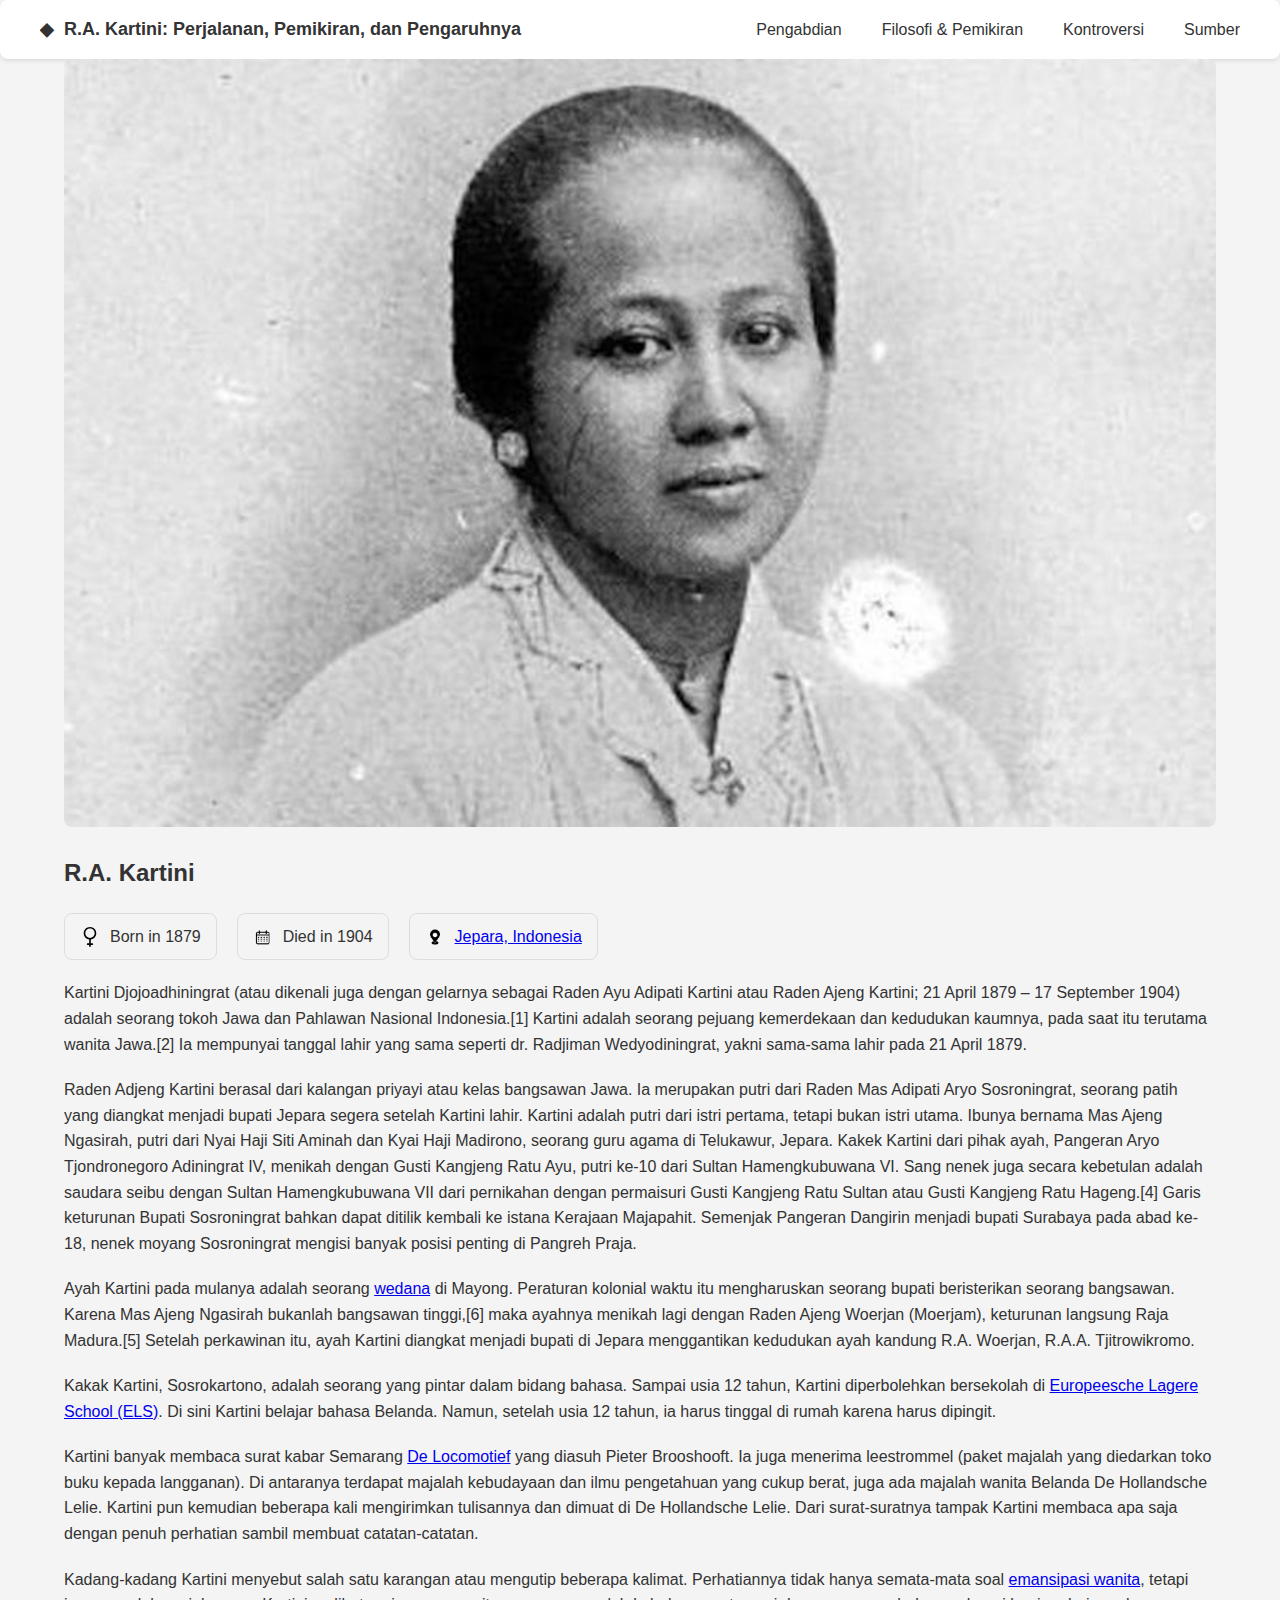
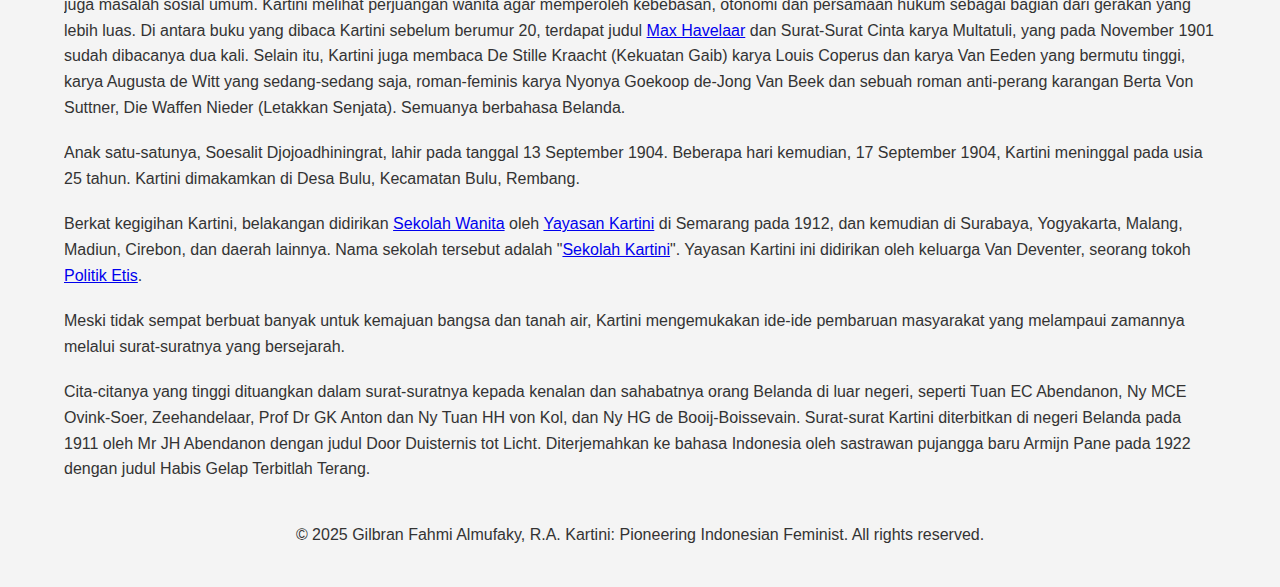
<file: biografi.html>
<!DOCTYPE html>
<html lang="en">
<head>
    <meta charset="UTF-8">
    <meta name="viewport" content="width=device-width, initial-scale=1.0">
    <title>Biografi R.A. Kartini</title>
    <link rel="stylesheet" href="biografi.css">
</head>
<body>
    
    <header class="navbar">
        <div class="container">
            <div class="logo">
                <span class="icon">&#9670;</span>
                <a href="index.html" class="text">R.A. Kartini: Perjalanan, Pemikiran, dan Pengaruhnya</a>
            </div>
            <nav>
                <ul>
                    <li><a href="pengabdian.html">Pengabdian</a></li>
                    <li><a href="pemikiran.html">Filosofi &amp; Pemikiran</a></li>
                    <li><a href="kontroversi.html">Kontroversi</a></li>
                    <li><a href="sumber.html">Sumber</a></li>
                </ul>
            </nav>
        </div>
    </header>

    <div class="container">
        <!-- Gambar Profil -->
        <img src="Kartini.jpg" alt="R.A. Kartini" class="profile-image">

        <!-- Judul Biografi -->
        <h2>R.A. Kartini</h2>

        <!-- Informasi Singkat -->
        <div class="info-container">
            <div class="info-item">
                <img src="female-gender-sign-svgrepo-com.svg" alt="Gender" class="icon">
                <span>Born in 1879</span>
            </div>
            <div class="info-item">
                <img src="—Pngtree—flat calendar_4590004.png" alt="Calendar" class="icon">
                <span>Died in 1904</span>
            </div>
            <div class="info-item">
                <img src="—Pngtree—vector location icon_3989706.png" alt="Location" class="icon">
                <a href="https://www.google.com/maps/search/Jepara,+Indonesia" target="_blank" rel="noopener noreferrer">Jepara, Indonesia</a>
            </div>
        </div>

        <!-- Konten Utama -->
        <p>
        <p>Kartini Djojoadhiningrat (atau dikenali juga dengan gelarnya sebagai Raden Ayu Adipati Kartini atau Raden Ajeng Kartini; 21 April 1879 – 17 September 1904) adalah seorang tokoh Jawa dan Pahlawan Nasional Indonesia.[1] Kartini adalah seorang pejuang kemerdekaan dan kedudukan kaumnya, pada saat itu terutama wanita Jawa.[2] Ia mempunyai tanggal lahir yang sama seperti dr. Radjiman Wedyodiningrat, yakni sama-sama lahir pada 21 April 1879.</p>

        <p>Raden Adjeng Kartini berasal dari kalangan priyayi atau kelas bangsawan Jawa. Ia merupakan putri dari Raden Mas Adipati Aryo Sosroningrat, seorang patih yang diangkat menjadi bupati Jepara segera setelah Kartini lahir. Kartini adalah putri dari istri pertama, tetapi bukan istri utama. Ibunya bernama Mas Ajeng Ngasirah, putri dari Nyai Haji Siti Aminah dan Kyai Haji Madirono, seorang guru agama di Telukawur, Jepara. Kakek Kartini dari pihak ayah, Pangeran Aryo Tjondronegoro Adiningrat IV, menikah dengan Gusti Kangjeng Ratu Ayu, putri ke-10 dari Sultan Hamengkubuwana VI. Sang nenek juga secara kebetulan adalah saudara seibu dengan Sultan Hamengkubuwana VII dari pernikahan dengan permaisuri Gusti Kangjeng Ratu Sultan atau Gusti Kangjeng Ratu Hageng.[4] Garis keturunan Bupati Sosroningrat bahkan dapat ditilik kembali ke istana Kerajaan Majapahit. Semenjak Pangeran Dangirin menjadi bupati Surabaya pada abad ke-18, nenek moyang Sosroningrat mengisi banyak posisi penting di Pangreh Praja.</p>
    <p>
            Ayah Kartini pada mulanya adalah seorang <a href="https://id.wikipedia.org/wiki/Kewedanaan" target="_blank" rel="noopener noreferrer">wedana</a> di Mayong. Peraturan kolonial waktu itu mengharuskan seorang bupati beristerikan seorang bangsawan. Karena Mas Ajeng Ngasirah bukanlah bangsawan tinggi,[6] maka ayahnya menikah lagi dengan Raden Ajeng Woerjan (Moerjam), keturunan langsung Raja Madura.[5] Setelah perkawinan itu, ayah Kartini diangkat menjadi bupati di Jepara menggantikan kedudukan ayah kandung R.A. Woerjan, R.A.A. Tjitrowikromo.
        </p>
        <p>
            Kakak Kartini, Sosrokartono, adalah seorang yang pintar dalam bidang bahasa. Sampai usia 12 tahun, Kartini diperbolehkan bersekolah di <a href="https://id.wikipedia.org/wiki/Europeesche_Lagere_School" target="_blank" rel="noopener noreferrer">Europeesche Lagere School (ELS)</a>. Di sini Kartini belajar bahasa Belanda. Namun, setelah usia 12 tahun, ia harus tinggal di rumah karena harus dipingit.
        </p>
        <p>
            Kartini banyak membaca surat kabar Semarang <a href="https://id.wikipedia.org/wiki/De_Locomotief" target="_blank" rel="noopener noreferrer">De Locomotief</a> yang diasuh Pieter Brooshooft. Ia juga menerima leestrommel (paket majalah yang diedarkan toko buku kepada langganan). Di antaranya terdapat majalah kebudayaan dan ilmu pengetahuan yang cukup berat, juga ada majalah wanita Belanda De Hollandsche Lelie. Kartini pun kemudian beberapa kali mengirimkan tulisannya dan dimuat di De Hollandsche Lelie. Dari surat-suratnya tampak Kartini membaca apa saja dengan penuh perhatian sambil membuat catatan-catatan.</p>
            
            <p>Kadang-kadang Kartini menyebut salah satu karangan atau mengutip beberapa kalimat. Perhatiannya tidak hanya semata-mata soal <a href="https://id.wikipedia.org/wiki/Emansipasi" target="_blank" rel="noopener noreferrer">emansipasi wanita</a>, tetapi juga masalah sosial umum. Kartini melihat perjuangan wanita agar memperoleh kebebasan, otonomi dan persamaan hukum sebagai bagian dari gerakan yang lebih luas. Di antara buku yang dibaca Kartini sebelum berumur 20, terdapat judul <a href="https://id.wikipedia.org/wiki/Max_Havelaar" target="_blank" rel="noopener noreferrer">Max Havelaar</a> dan Surat-Surat Cinta karya Multatuli, yang pada November 1901 sudah dibacanya dua kali. Selain itu, Kartini juga membaca De Stille Kraacht (Kekuatan Gaib) karya Louis Coperus dan karya Van Eeden yang bermutu tinggi, karya Augusta de Witt yang sedang-sedang saja, roman-feminis karya Nyonya Goekoop de-Jong Van Beek dan sebuah roman anti-perang karangan Berta Von Suttner, Die Waffen Nieder (Letakkan Senjata). Semuanya berbahasa Belanda.
        </p>

        <p>
            Anak satu-satunya, Soesalit Djojoadhiningrat, lahir pada tanggal 13 September 1904. Beberapa hari kemudian, 17 September 1904, Kartini meninggal pada usia 25 tahun. Kartini dimakamkan di Desa Bulu, Kecamatan Bulu, Rembang.
        </p>
        
        <p>
            Berkat kegigihan Kartini, belakangan didirikan <a href="https://id.wikipedia.org/wiki/Sekolah_Kartini" target="_blank" rel="noopener noreferrer">Sekolah Wanita</a> oleh <a href="https://id.wikipedia.org/wiki/Conrad_Theodor_van_Deventer#Yayasan_Kartini" target="_blank" rel="noopener noreferrer">Yayasan Kartini</a> di Semarang pada 1912, dan kemudian di Surabaya, Yogyakarta, Malang, Madiun, Cirebon, dan daerah lainnya. Nama sekolah tersebut adalah "<a href="https://id.wikipedia.org/wiki/Sekolah_Kartini" target="_blank" rel="noopener noreferrer">Sekolah Kartini</a>". Yayasan Kartini ini didirikan oleh keluarga Van Deventer, seorang tokoh <a href="https://id.wikipedia.org/wiki/Politik_Etis" target="_blank" rel="noopener noreferrer">Politik Etis</a>.
        </p>
        
        <p>
            Meski tidak sempat berbuat banyak untuk kemajuan bangsa dan tanah air, Kartini mengemukakan ide-ide pembaruan masyarakat yang melampaui zamannya melalui surat-suratnya yang bersejarah.
        </p>
        
        <p>
            Cita-citanya yang tinggi dituangkan dalam surat-suratnya kepada kenalan dan sahabatnya orang Belanda di luar negeri, seperti Tuan EC Abendanon, Ny MCE Ovink-Soer, Zeehandelaar, Prof Dr GK Anton dan Ny Tuan HH von Kol, dan Ny HG de Booij-Boissevain. Surat-surat Kartini diterbitkan di negeri Belanda pada 1911 oleh Mr JH Abendanon dengan judul Door Duisternis tot Licht. Diterjemahkan ke bahasa Indonesia oleh sastrawan pujangga baru Armijn Pane pada 1922 dengan judul Habis Gelap Terbitlah Terang.
        </p>

    </div>
    <footer>
            <p>&copy; 2025 Gilbran Fahmi Almufaky, R.A. Kartini: Pioneering Indonesian Feminist. All rights reserved.</p>
        </div>
    </footer>
</body>
</html>
</file>
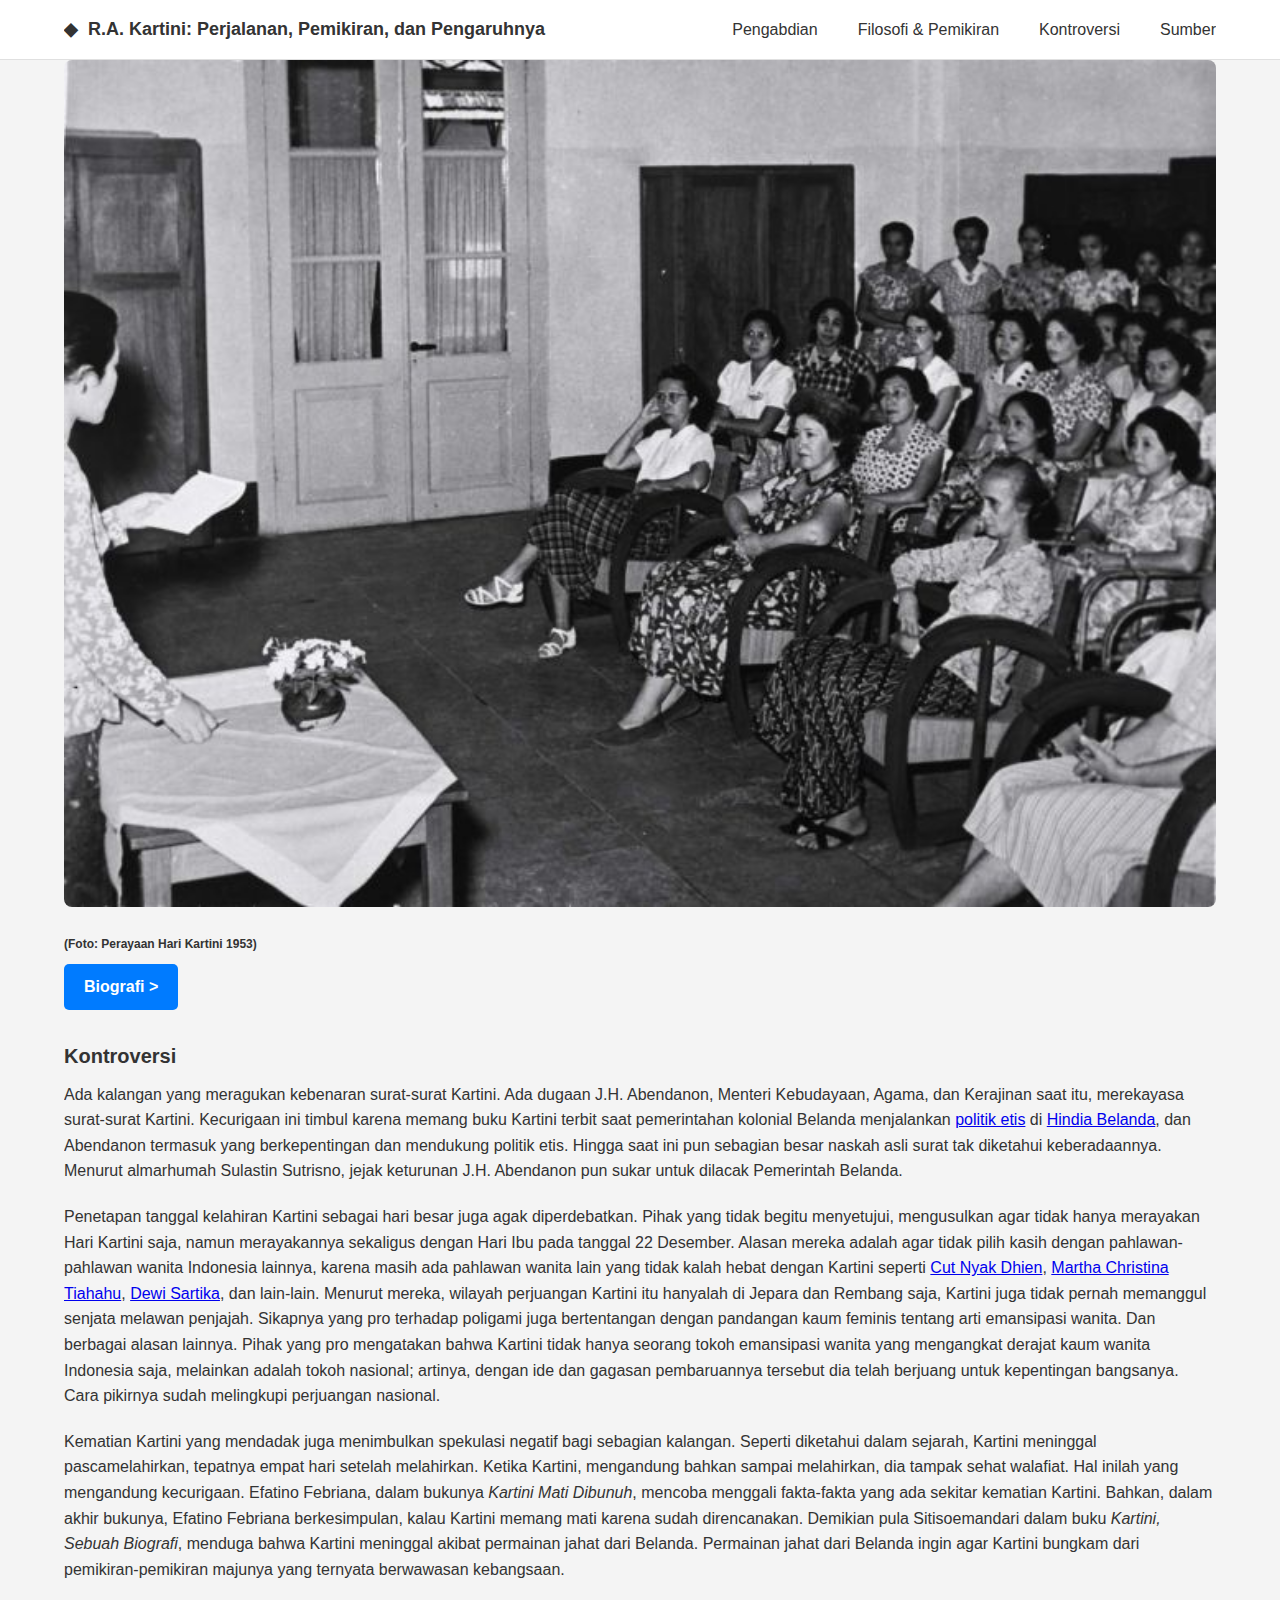
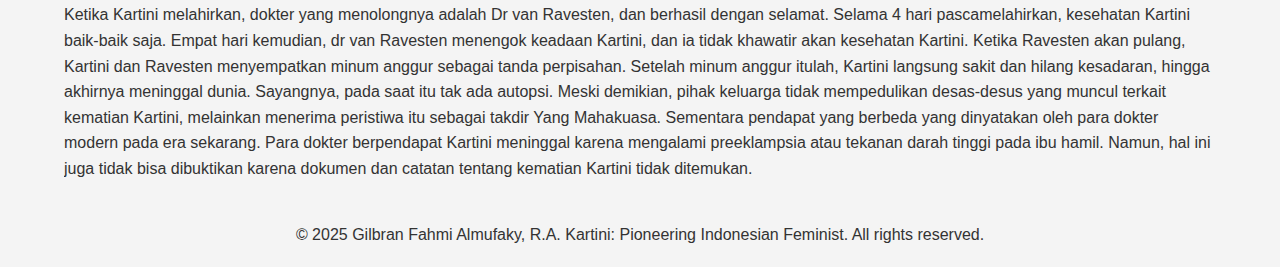
<file: kontroversi.html>
<!DOCTYPE html>
<html lang="en">
<head>
    <meta charset="UTF-8">
    <meta name="viewport" content="width=device-width, initial-scale=1.0">
    <title>Pemikiran R.A. Kartini</title>
    <link rel="stylesheet" href="kontroversi.css">
</head>
<body>
    <!-- Navbar -->
    <header class="navbar">
        <div class="container">
            <div class="logo">
                <span class="icon">&#9670;</span>
                <a href="index.html" class="text">R.A. Kartini: Perjalanan, Pemikiran, dan Pengaruhnya</a>
            </div>
            <nav>
                <ul>
                    <li><a href="pengabdian.html">Pengabdian</a></li>
                    <li><a href="pemikiran.html">Filosofi &amp; Pemikiran</a></li>
                    <li><a href="kontroversi.html">Kontroversi</a></li>
                    <li><a href="sumber.html">Sumber</a></li>
                </ul>
            </nav>
        </div>
    </header>       

    <!-- Konten Utama -->
    <section class="main-content">
        <div class="container">
            <!-- Gambar Profil -->
            <img src="COLLECTIE_TROPENMUSEUM_Hari_Kartini_TMnr_60033701.jpg" alt="R.A. Kartini" class="profile-image">

            <!-- Judul Biografi -->
            <h2>(Foto: Perayaan Hari Kartini 1953)</h2>
            <a href="biografi.html" class="learn-more-btn">Biografi ></a>
        
            <!-- Subjudul -->
            <h3>Kontroversi</h3>
            <p>
                Ada kalangan yang meragukan kebenaran surat-surat Kartini. Ada dugaan J.H. Abendanon, Menteri Kebudayaan, Agama, dan Kerajinan saat itu, merekayasa surat-surat Kartini. Kecurigaan ini timbul karena memang buku Kartini terbit saat pemerintahan kolonial Belanda menjalankan <a href="https://id.wikipedia.org/wiki/Politik_Etis" target="_blank" rel="noopener noreferrer">politik etis</a> di <a href="https://id.wikipedia.org/wiki/Hindia_Belanda" target="_blank" rel="noopener noreferrer">Hindia Belanda</a>, dan Abendanon termasuk yang berkepentingan dan mendukung politik etis. Hingga saat ini pun sebagian besar naskah asli surat tak diketahui keberadaannya. Menurut almarhumah Sulastin Sutrisno, jejak keturunan J.H. Abendanon pun sukar untuk dilacak Pemerintah Belanda.
            </p>
            
            <p>
                Penetapan tanggal kelahiran Kartini sebagai hari besar juga agak diperdebatkan. Pihak yang tidak begitu menyetujui, mengusulkan agar tidak hanya merayakan Hari Kartini saja, namun merayakannya sekaligus dengan Hari Ibu pada tanggal 22 Desember. Alasan mereka adalah agar tidak pilih kasih dengan pahlawan-pahlawan wanita Indonesia lainnya, karena masih ada pahlawan wanita lain yang tidak kalah hebat dengan Kartini seperti <a href="https://id.wikipedia.org/wiki/Cut_Nyak_Dhien" target="_blank" rel="noopener noreferrer">Cut Nyak Dhien</a>, <a href="https://id.wikipedia.org/wiki/Martha_Christina_Tiahahu" target="_blank" rel="noopener noreferrer">Martha Christina Tiahahu</a>, <a href="https://id.wikipedia.org/wiki/Dewi_Sartika" target="_blank" rel="noopener noreferrer">Dewi Sartika</a>, dan lain-lain. Menurut mereka, wilayah perjuangan Kartini itu hanyalah di Jepara dan Rembang saja, Kartini juga tidak pernah memanggul senjata melawan penjajah. Sikapnya yang pro terhadap poligami juga bertentangan dengan pandangan kaum feminis tentang arti emansipasi wanita. Dan berbagai alasan lainnya. Pihak yang pro mengatakan bahwa Kartini tidak hanya seorang tokoh emansipasi wanita yang mengangkat derajat kaum wanita Indonesia saja, melainkan adalah tokoh nasional; artinya, dengan ide dan gagasan pembaruannya tersebut dia telah berjuang untuk kepentingan bangsanya. Cara pikirnya sudah melingkupi perjuangan nasional.
            </p>
            
            <p>
                Kematian Kartini yang mendadak juga menimbulkan spekulasi negatif bagi sebagian kalangan. Seperti diketahui dalam sejarah, Kartini meninggal pascamelahirkan, tepatnya empat hari setelah melahirkan. Ketika Kartini, mengandung bahkan sampai melahirkan, dia tampak sehat walafiat. Hal inilah yang mengandung kecurigaan. Efatino Febriana, dalam bukunya <em>Kartini Mati Dibunuh</em>, mencoba menggali fakta-fakta yang ada sekitar kematian Kartini. Bahkan, dalam akhir bukunya, Efatino Febriana berkesimpulan, kalau Kartini memang mati karena sudah direncanakan. Demikian pula Sitisoemandari dalam buku <em>Kartini, Sebuah Biografi</em>, menduga bahwa Kartini meninggal akibat permainan jahat dari Belanda. Permainan jahat dari Belanda ingin agar Kartini bungkam dari pemikiran-pemikiran majunya yang ternyata berwawasan kebangsaan.
            </p>
            
            <p>
                Ketika Kartini melahirkan, dokter yang menolongnya adalah Dr van Ravesten, dan berhasil dengan selamat. Selama 4 hari pascamelahirkan, kesehatan Kartini baik-baik saja. Empat hari kemudian, dr van Ravesten menengok keadaan Kartini, dan ia tidak khawatir akan kesehatan Kartini. Ketika Ravesten akan pulang, Kartini dan Ravesten menyempatkan minum anggur sebagai tanda perpisahan. Setelah minum anggur itulah, Kartini langsung sakit dan hilang kesadaran, hingga akhirnya meninggal dunia. Sayangnya, pada saat itu tak ada autopsi. Meski demikian, pihak keluarga tidak mempedulikan desas-desus yang muncul terkait kematian Kartini, melainkan menerima peristiwa itu sebagai takdir Yang Mahakuasa. Sementara pendapat yang berbeda yang dinyatakan oleh para dokter modern pada era sekarang. Para dokter berpendapat Kartini meninggal karena mengalami preeklampsia atau tekanan darah tinggi pada ibu hamil. Namun, hal ini juga tidak bisa dibuktikan karena dokumen dan catatan tentang kematian Kartini tidak ditemukan.
            </p>
        </div>
    </section>
    <footer>
        <p>&copy; 2025 Gilbran Fahmi Almufaky, R.A. Kartini: Pioneering Indonesian Feminist. All rights reserved.</p>
    </div>
</body>
</html>
</file>
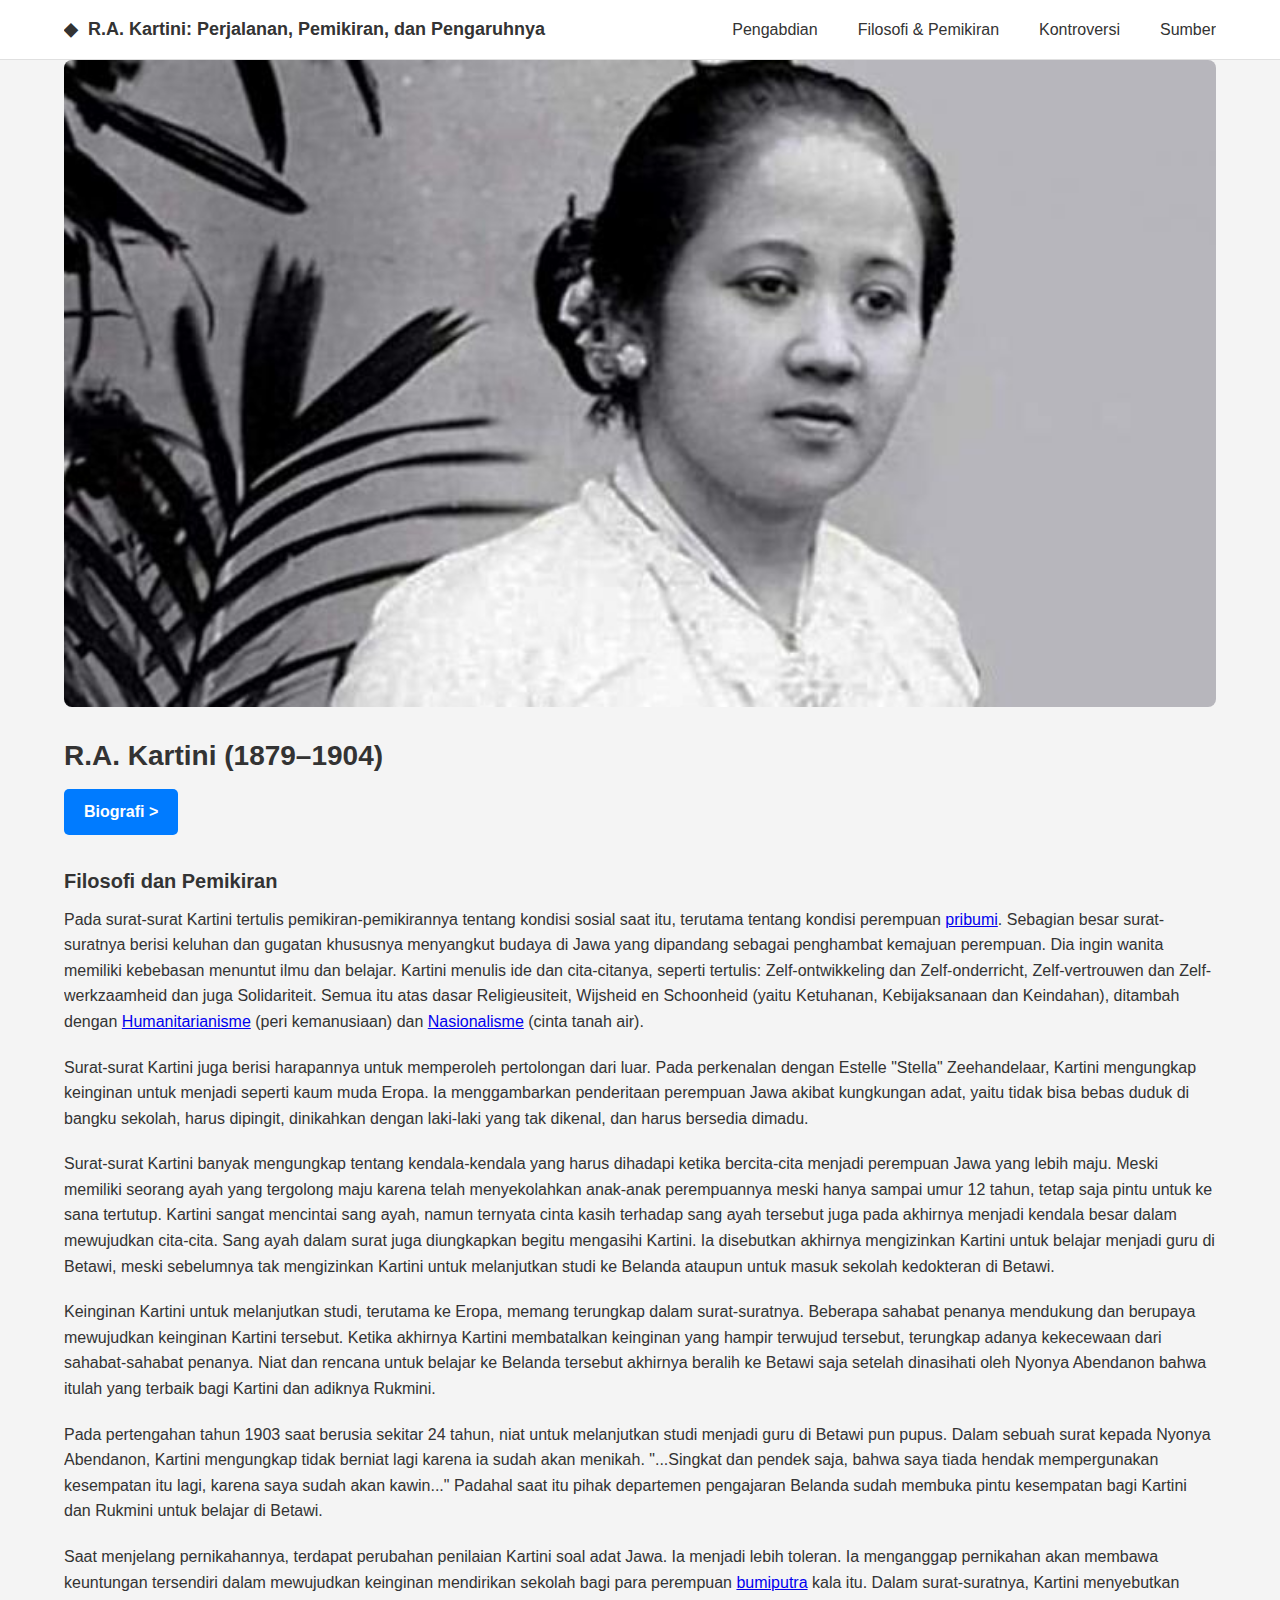
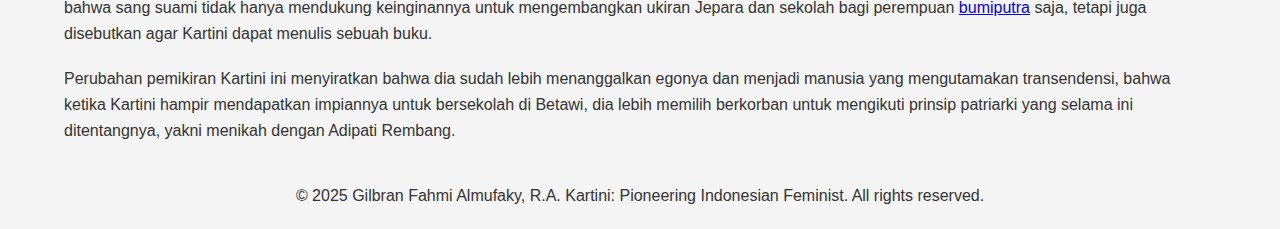
<file: pemikiran.html>
<!DOCTYPE html>
<html lang="en">
<head>
    <meta charset="UTF-8">
    <meta name="viewport" content="width=device-width, initial-scale=1.0">
    <title>Pemikiran R.A. Kartini</title>
    <link rel="stylesheet" href="pemikiran.css">
</head>
<body>
    <!-- Navbar -->
    <header class="navbar">
        <div class="container">
            <div class="logo">
                <span class="icon">&#9670;</span>
                <a href="index.html" class="text">R.A. Kartini: Perjalanan, Pemikiran, dan Pengaruhnya</a>
            </div>
            <nav>
                <ul>
                    <li><a href="pengabdian.html">Pengabdian</a></li>
                    <li><a href="pemikiran.html">Filosofi &amp; Pemikiran</a></li>
                    <li><a href="kontroversi.html">Kontroversi</a></li>
                    <li><a href="sumber.html">Sumber</a></li>
                </ul>
            </nav>
        </div>
    </header>       

    <!-- Konten Utama -->
    <section class="main-content">
        <div class="container">
            <!-- Gambar Profil -->
            <img src="kutipan-ra-kartini-hari-kartini.jpg" alt="R.A. Kartini" class="profile-image">

            <!-- Judul Biografi -->
            <h2>R.A. Kartini (1879–1904)</h2>
            <a href="biografi.html" class="learn-more-btn">Biografi ></a>
        
            <!-- Subjudul -->
            <h3>Filosofi dan Pemikiran</h3>
            <p>
                Pada surat-surat Kartini tertulis pemikiran-pemikirannya tentang kondisi sosial saat itu, terutama tentang kondisi perempuan <a href="https://id.wikipedia.org/wiki/Pribumi-Nusantara_(bumiputra)" target="_blank" rel="noopener noreferrer">pribumi</a>. Sebagian besar surat-suratnya berisi keluhan dan gugatan khususnya menyangkut budaya di Jawa yang dipandang sebagai penghambat kemajuan perempuan. Dia ingin wanita memiliki kebebasan menuntut ilmu dan belajar. Kartini menulis ide dan cita-citanya, seperti tertulis: Zelf-ontwikkeling dan Zelf-onderricht, Zelf-vertrouwen dan Zelf-werkzaamheid dan juga Solidariteit. Semua itu atas dasar Religieusiteit, Wijsheid en Schoonheid (yaitu Ketuhanan, Kebijaksanaan dan Keindahan), ditambah dengan <a href="https://id.wikipedia.org/wiki/Humanitarianisme" target="_blank" rel="noopener noreferrer">Humanitarianisme</a> (peri kemanusiaan) dan <a href="https://id.wikipedia.org/wiki/Nasionalisme" target="_blank" rel="noopener noreferrer">Nasionalisme</a> (cinta tanah air).
            </p>
            
            <p>
                Surat-surat Kartini juga berisi harapannya untuk memperoleh pertolongan dari luar. Pada perkenalan dengan Estelle "Stella" Zeehandelaar, Kartini mengungkap keinginan untuk menjadi seperti kaum muda Eropa. Ia menggambarkan penderitaan perempuan Jawa akibat kungkungan adat, yaitu tidak bisa bebas duduk di bangku sekolah, harus dipingit, dinikahkan dengan laki-laki yang tak dikenal, dan harus bersedia dimadu.
            </p>
            
            <p>
                Surat-surat Kartini banyak mengungkap tentang kendala-kendala yang harus dihadapi ketika bercita-cita menjadi perempuan Jawa yang lebih maju. Meski memiliki seorang ayah yang tergolong maju karena telah menyekolahkan anak-anak perempuannya meski hanya sampai umur 12 tahun, tetap saja pintu untuk ke sana tertutup. Kartini sangat mencintai sang ayah, namun ternyata cinta kasih terhadap sang ayah tersebut juga pada akhirnya menjadi kendala besar dalam mewujudkan cita-cita. Sang ayah dalam surat juga diungkapkan begitu mengasihi Kartini. Ia disebutkan akhirnya mengizinkan Kartini untuk belajar menjadi guru di Betawi, meski sebelumnya tak mengizinkan Kartini untuk melanjutkan studi ke Belanda ataupun untuk masuk sekolah kedokteran di Betawi.
            </p>
            
            <p>
                Keinginan Kartini untuk melanjutkan studi, terutama ke Eropa, memang terungkap dalam surat-suratnya. Beberapa sahabat penanya mendukung dan berupaya mewujudkan keinginan Kartini tersebut. Ketika akhirnya Kartini membatalkan keinginan yang hampir terwujud tersebut, terungkap adanya kekecewaan dari sahabat-sahabat penanya. Niat dan rencana untuk belajar ke Belanda tersebut akhirnya beralih ke Betawi saja setelah dinasihati oleh Nyonya Abendanon bahwa itulah yang terbaik bagi Kartini dan adiknya Rukmini.
            </p>
            
            <p>
                Pada pertengahan tahun 1903 saat berusia sekitar 24 tahun, niat untuk melanjutkan studi menjadi guru di Betawi pun pupus. Dalam sebuah surat kepada Nyonya Abendanon, Kartini mengungkap tidak berniat lagi karena ia sudah akan menikah. "...Singkat dan pendek saja, bahwa saya tiada hendak mempergunakan kesempatan itu lagi, karena saya sudah akan kawin..." Padahal saat itu pihak departemen pengajaran Belanda sudah membuka pintu kesempatan bagi Kartini dan Rukmini untuk belajar di Betawi.
            </p>
            
            <p>
                Saat menjelang pernikahannya, terdapat perubahan penilaian Kartini soal adat Jawa. Ia menjadi lebih toleran. Ia menganggap pernikahan akan membawa keuntungan tersendiri dalam mewujudkan keinginan mendirikan sekolah bagi para perempuan <a href="https://id.wikipedia.org/wiki/Pribumi-Nusantara_(bumiputra)" target="_blank" rel="noopener noreferrer">bumiputra</a> kala itu. Dalam surat-suratnya, Kartini menyebutkan bahwa sang suami tidak hanya mendukung keinginannya untuk mengembangkan ukiran Jepara dan sekolah bagi perempuan <a href="https://id.wikipedia.org/wiki/Pribumi-Nusantara_(bumiputra)" target="_blank" rel="noopener noreferrer">bumiputra</a> saja, tetapi juga disebutkan agar Kartini dapat menulis sebuah buku.
            </p>
            
            <p>
                Perubahan pemikiran Kartini ini menyiratkan bahwa dia sudah lebih menanggalkan egonya dan menjadi manusia yang mengutamakan transendensi, bahwa ketika Kartini hampir mendapatkan impiannya untuk bersekolah di Betawi, dia lebih memilih berkorban untuk mengikuti prinsip patriarki yang selama ini ditentangnya, yakni menikah dengan Adipati Rembang.
            </p>
        </div>
    </section>
    <footer>
        <p>&copy; 2025 Gilbran Fahmi Almufaky, R.A. Kartini: Pioneering Indonesian Feminist. All rights reserved.</p>
    </div>
</body>
</html>
</file>
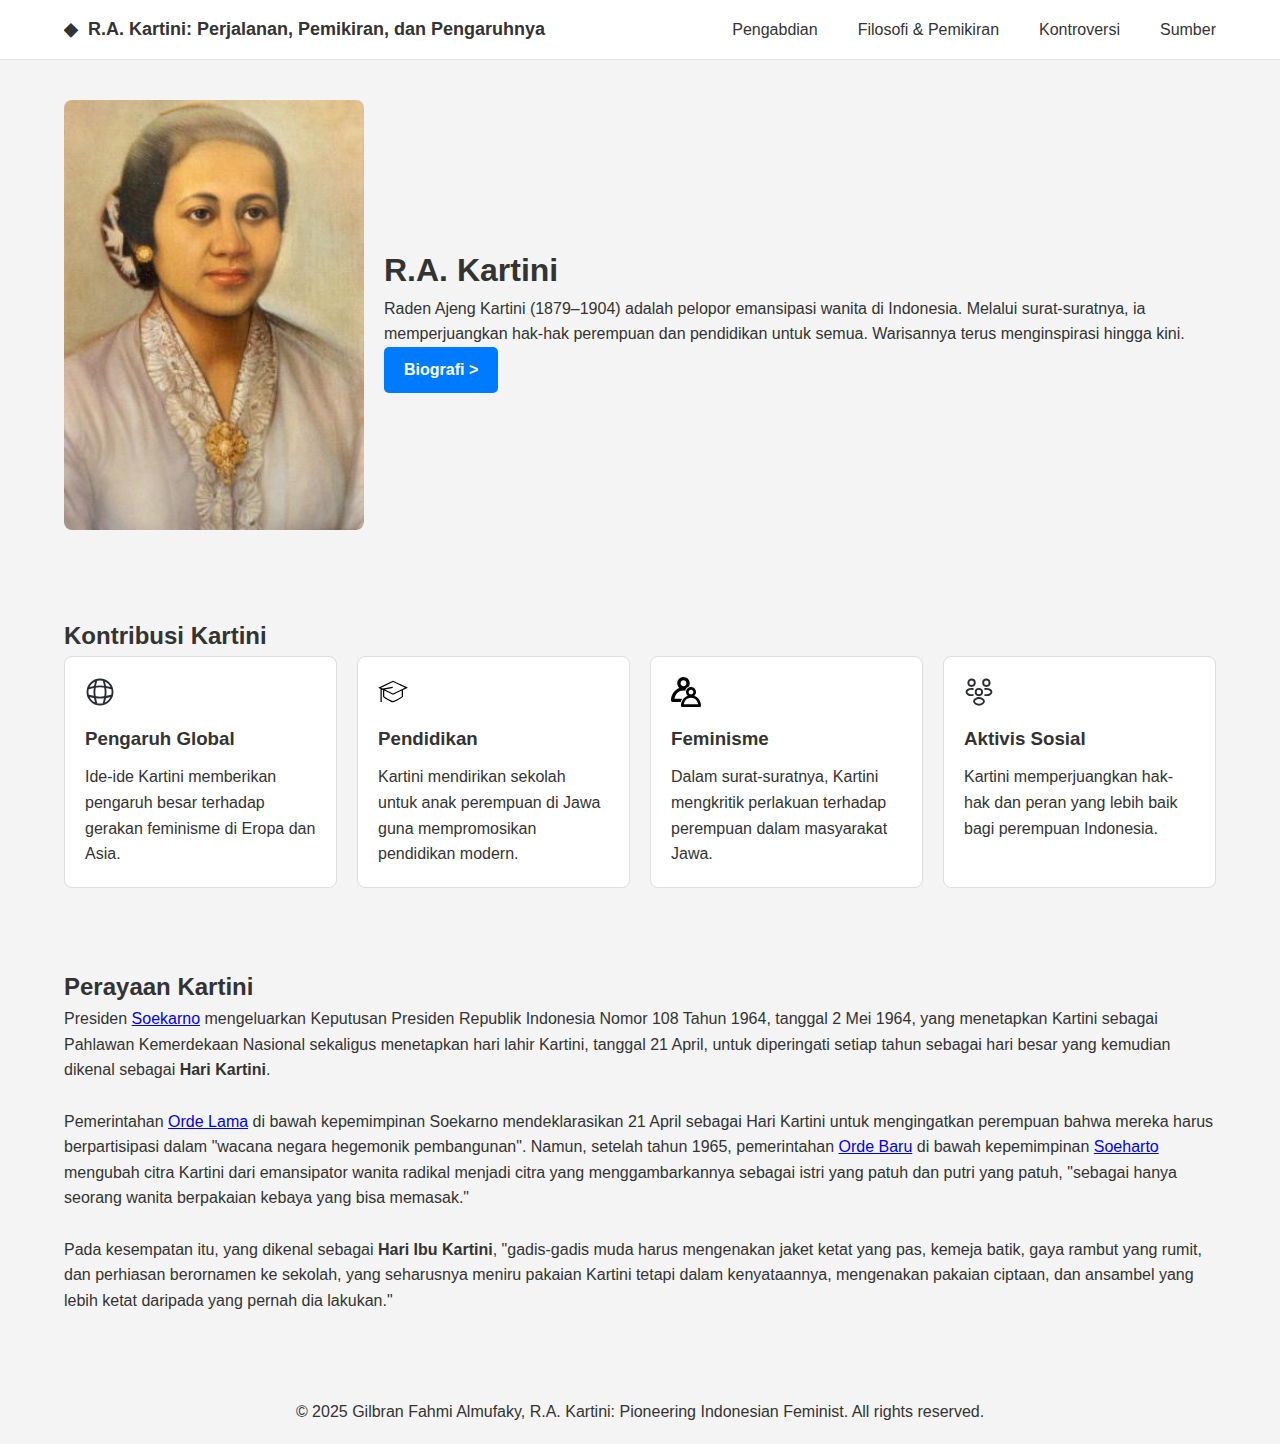
<file: pengabdian.html>
<!DOCTYPE html>
<html lang="en">
<head>
    <meta charset="UTF-8">
    <meta name="viewport" content="width=device-width, initial-scale=1.0">
    <title>R.A. Kartini</title>
    <link rel="stylesheet" href="pengabdian.css">
</head>
<body>
    <!-- Navbar -->
    <header class="navbar">
        <div class="container">
            <div class="logo">
                <span class="icon">&#9670;</span>
                <a href="index.html" class="text">R.A. Kartini: Perjalanan, Pemikiran, dan Pengaruhnya</a>
            </div>
            <nav>
                <ul>
                    <li><a href="pengabdian.html">Pengabdian</a></li>
                    <li><a href="pemikiran.html">Filosofi &amp; Pemikiran</a></li>
                    <li><a href="kontroversi.html">Kontroversi</a></li>
                    <li><a href="sumber.html">Sumber</a></li>
                </ul>
            </nav>
        </div>
    </header>

    <!-- Konten Utama -->
    <section class="main-content">
        <div class="container">
            <div class="profile-section">
                <div class="image-container">
                    <img src="89005p.jpg" alt="R.A. Kartini" class="profile-image">
                </div>
                <div class="description-container">
                    <h1>R.A. Kartini</h1>
                    <p>Raden Ajeng Kartini (1879–1904) adalah pelopor emansipasi wanita di Indonesia. Melalui surat-suratnya, ia memperjuangkan hak-hak perempuan dan pendidikan untuk semua. Warisannya terus menginspirasi hingga kini.</p>
                    <a href="biografi.html" class="learn-more-btn">Biografi ></a>
                </div>
            </div>
        </div>
    </section>

    <!-- Kontribusi Kartini -->
    <section class="contributions">
        <div class="container">
            <h2>Kontribusi Kartini</h2>
            <div class="grid">
                <div class="card">
                    <img src="global-svgrepo-com.svg" alt="Global Influence" class="icon">
                    <h3>Pengaruh Global</h3>
                    <p>Ide-ide Kartini memberikan pengaruh besar terhadap gerakan feminisme di Eropa dan Asia.</p>
                </div>
                <div class="card">
                    <img src="education-svgrepo-com.svg" alt="Education" class="icon">
                    <h3>Pendidikan</h3>
                    <p>Kartini mendirikan sekolah untuk anak perempuan di Jawa guna mempromosikan pendidikan modern.</p>
                </div>
                <div class="card">
                    <img src="people-svgrepo-com (2).svg" alt="Feminism" class="icon">
                    <h3>Feminisme</h3>
                    <p>Dalam surat-suratnya, Kartini mengkritik perlakuan terhadap perempuan dalam masyarakat Jawa.</p>
                </div>
                <div class="card">
                    <img src="people-svgrepo-com (1).svg" alt="Social Activism" class="icon">
                    <h3>Aktivis Sosial</h3>
                    <p>Kartini memperjuangkan hak-hak dan peran yang lebih baik bagi perempuan Indonesia.</p>
                </div>
            </div>
        </div>
    </section>

    <!-- Peringatan Hari Kartini -->
    <section class="celebration">
        <div class="container">
            <h2>Perayaan Kartini</h2>
            <p>
                Presiden <a href="https://id.wikipedia.org/wiki/Soekarno" target="_blank" rel="noopener noreferrer">Soekarno</a> mengeluarkan Keputusan Presiden Republik Indonesia Nomor 108 Tahun 1964, tanggal 2 Mei 1964, yang menetapkan Kartini sebagai Pahlawan Kemerdekaan Nasional sekaligus menetapkan hari lahir Kartini, tanggal 21 April, untuk diperingati setiap tahun sebagai hari besar yang kemudian dikenal sebagai <strong>Hari Kartini</strong>.
            </p> <br>
            
            <p>
                Pemerintahan <a href="https://id.wikipedia.org/wiki/Orde_Lama" target="_blank" rel="noopener noreferrer">Orde Lama</a> di bawah kepemimpinan Soekarno mendeklarasikan 21 April sebagai Hari Kartini untuk mengingatkan perempuan bahwa mereka harus berpartisipasi dalam "wacana negara hegemonik pembangunan". Namun, setelah tahun 1965, pemerintahan <a href="https://id.wikipedia.org/wiki/Orde_Baru" target="_blank" rel="noopener noreferrer">Orde Baru</a> di bawah kepemimpinan <a href="https://id.wikipedia.org/wiki/Soeharto" target="_blank" rel="noopener noreferrer">Soeharto</a> mengubah citra Kartini dari emansipator wanita radikal menjadi citra yang menggambarkannya sebagai istri yang patuh dan putri yang patuh, "sebagai hanya seorang wanita berpakaian kebaya yang bisa memasak."
            </p> <br>
            
            <p>
                Pada kesempatan itu, yang dikenal sebagai <strong>Hari Ibu Kartini</strong>, "gadis-gadis muda harus mengenakan jaket ketat yang pas, kemeja batik, gaya rambut yang rumit, dan perhiasan berornamen ke sekolah, yang seharusnya meniru pakaian Kartini tetapi dalam kenyataannya, mengenakan pakaian ciptaan, dan ansambel yang lebih ketat daripada yang pernah dia lakukan."
            </p> <br>   
        </div>
    </section>
    <footer>
        <p>&copy; 2025 Gilbran Fahmi Almufaky, R.A. Kartini: Pioneering Indonesian Feminist. All rights reserved.</p>
    </div>
</footer>
</body>
</html>
</file>
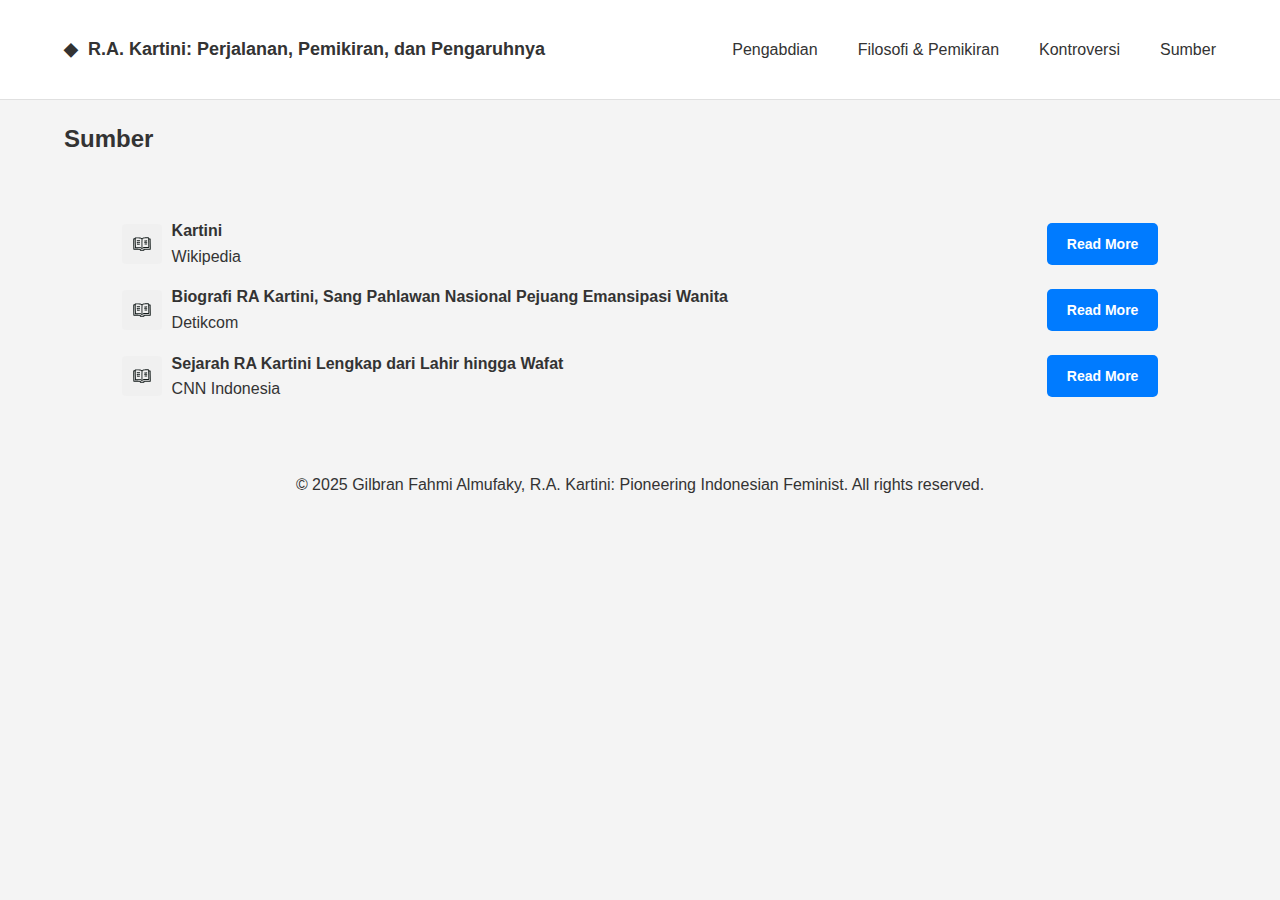
<file: sumber.html>
<!DOCTYPE html>
<html lang="en">
<head>
    <meta charset="UTF-8">
    <meta name="viewport" content="width=device-width, initial-scale=1.0">
    <title>Kartini's Collection</title>
    <link rel="stylesheet" href="sumber.css">
</head>
<body>
    <!-- Navbar -->
    <header class="navbar">
        <div class="container">
            <div class="logo">
                <span class="icon">&#9670;</span>
                <a href="index.html" class="text">R.A. Kartini: Perjalanan, Pemikiran, dan Pengaruhnya</a>
            </div>
            <nav>
                <ul>
                    <li><a href="pengabdian.html">Pengabdian</a></li>
                    <li><a href="pemikiran.html">Filosofi &amp; Pemikiran</a></li>
                    <li><a href="kontroversi.html">Kontroversi</a></li>
                    <li><a href="sumber.html">Sumber</a></li>
                </ul>
            </nav>
        </div>
    </header>

    <!-- Konten Utama -->
    <div class="container">
        <h2>Sumber</h2>

        <!-- Letters -->
        <div class="container">
            <h2></h2>
        
            <!-- Letters -->
                <div class="item">
                    <div class="icon-container">
                        <img src="read-svgrepo-com.svg" alt="Letter Icon">
                    </div>
                    <div class="content">
                        <p><strong>Kartini</strong></p>
                        <p>Wikipedia</p>
                    </div>
                    <a href="https://id.wikipedia.org/wiki/Raden_Ajeng_Kartini" target="_blank" rel="noopener noreferrer" class="read-btn">
                        Read More
                    </a>
                </div>
                <div class="item">
                    <div class="icon-container">
                        <img src="read-svgrepo-com.svg" alt="Letter Icon">
                    </div>
                    <div class="content">
                        <p><strong>Biografi RA Kartini, Sang Pahlawan Nasional Pejuang Emansipasi Wanita</strong></p>
                        <p>Detikcom</p>
                    </div>
                    <a href="https://www.detik.com/sulsel/berita/d-7302315/biografi-ra-kartini-sang-pahlawan-nasional-pejuang-emansipasi-wanita" target="_blank" rel="noopener noreferrer" class="read-btn">
                        Read More
                    </a>
                </div>
            </section>
        
            <!-- Writings -->
            <section class="section">
                <div class="item">
                    <div class="icon-container">
                        <img src="read-svgrepo-com.svg" alt="Writing Icon">
                    </div>
                    <div class="content">
                        <p><strong>Sejarah RA Kartini Lengkap dari Lahir hingga Wafat</strong></p>
                        <p>CNN Indonesia</p>
                    </div>
                    <a href="https://www.cnnindonesia.com/edukasi/20231121133917-569-1027040/sejarah-ra-kartini-lengkap-dari-lahir-hingga-wafat " target="_blank" rel="noopener noreferrer" class="read-btn">
                        Read More
                    </a>
                </div>
            </section>
        </div>
        <footer>
            <p>&copy; 2025 Gilbran Fahmi Almufaky, R.A. Kartini: Pioneering Indonesian Feminist. All rights reserved.</p>
        </div>
    </footer>
</body>
</html>
</file>
<file: biografi.css>
/* Reset Styles */
* {
    margin: 0;
    padding: 0;
    box-sizing: border-box;
}

body {
    font-family: Arial, sans-serif;
    line-height: 1.6;
    background-color: #f4f4f4;
    color: #333;
}

.container {
    width: 90%;
    max-width: 1200px;
    margin: auto;
    overflow: hidden;
}

/* Navbar */
.navbar {
    background: #fff;
    border-radius: 8px; /* Rounded corners */
    box-shadow: 0 2px 4px rgba(0, 0, 0, 0.1); /* Shadow effect */
    padding: 15px 0;
}

.navbar .container {
    display: flex;
    justify-content: space-between;
    align-items: center;
    width: 100%; /* Pastikan kontainer penuh lebar */
}

.navbar .logo {
    display: flex;
    align-items: center;
    font-size: 18px;
    font-weight: bold;
}

.navbar .logo .icon {
    margin-right: 10px;
    color: #333;
}

.navbar .logo .text {
    text-decoration: none; /* Menghilangkan garis bawah pada tautan */
    color: #333;
    white-space: nowrap; /* Mencegah teks patah ke baris baru */
    overflow-wrap: break-word; /* Memastikan teks tetap utuh */
    word-break: keep-all; /* Menghindari pemotongan kata */
}

.navbar nav ul {
    list-style: none;
    display: flex;
    gap: 20px;
}

.navbar nav ul li {
    margin-left: 20px;
}

.navbar nav ul li a {
    text-decoration: none;
    color: #333;
    font-weight: 500;
    transition: color 0.3s ease;
    white-space: nowrap; /* Mencegah teks patah ke baris baru */
}

.navbar nav ul li a:hover {
    color: #007bff;
}

/* Responsif */
@media (max-width: 768px) {
    .navbar .container {
        flex-direction: column;
        align-items: flex-start;
    }

    .navbar nav ul {
        flex-direction: column;
        gap: 10px;
    }
}
/* Gambar Profil */
.profile-image {
    width: 100%;
    height: auto;
    border-radius: 8px;
    margin-bottom: 20px;
}

/* Judul Biografi */
h2 {
    font-size: 24px;
    margin-bottom: 20px;
}

/* Informasi Singkat */
.info-container {
    display: flex;
    gap: 20px;
    margin-bottom: 20px;
}

.info-item {
    display: flex;
    align-items: center;
    padding: 10px 15px;
    border: 1px solid #ddd;
    border-radius: 8px;
}

.info-item .icon {
    width: 20px;
    height: 20px;
    margin-right: 10px;
}

/* Subjudul */
h3 {
    font-size: 20px;
    margin-top: 30px;
    margin-bottom: 10px;
}

/* Paragraf */
p {
    margin-bottom: 20px;
}

footer {
    background: #f4f4f4;
    color: #333;
    text-align: center;
    padding: 20px 0;
}
</file>
<file: kontroversi.css>
/* Reset Styles */
* {
    margin: 0;
    padding: 0;
    box-sizing: border-box;
}

body {
    font-family: Arial, sans-serif;
    line-height: 1.6;
    background-color: #f4f4f4;
    color: #333;
}

.container {
    width: 90%;
    max-width: 1200px;
    margin: auto;
    overflow: hidden;
}

/* Navbar */
.navbar {
    background: #fff;
    border-bottom: 1px solid #e0e0e0;
    padding: 15px 0;
}

.navbar .container {
    display: flex;
    justify-content: space-between;
    align-items: center;
}

.navbar .logo {
    display: flex;
    align-items: center;
    font-size: 18px;
    font-weight: bold;
}

.navbar .logo .icon {
    margin-right: 10px;
    color: #333;
}

.navbar .logo .text {
    text-decoration: none; /* Menghilangkan garis bawah pada tautan */
    color: #333;
}

.navbar nav ul {
    list-style: none;
    display: flex;
    gap: 20px;
}

.navbar nav ul li {
    margin-left: 20px;
}

.navbar nav ul li a {
    text-decoration: none;
    color: #333;
    font-weight: 500;
    transition: color 0.3s ease;
}

.navbar nav ul li a:hover {
    color: #007bff;
}

/* Gambar Profil */
.profile-image {
    width: 100%;
    height: auto;
    border-radius: 8px;
    margin-bottom: 20px;
}

/* Judul dan Deskripsi */
.main-content h2 {
    font-size: 12px;
    margin-top: 0;
    margin-bottom: 10px;
}

.main-content p {
    margin-bottom: 20px;
}

/* Subjudul */
.main-content h3 {
    font-size: 20px;
    margin-top: 30px;
    margin-bottom: 10px;
}

.learn-more-btn {
    display: inline-block;
    padding: 10px 20px;
    background: #007bff;
    color: #fff;
    text-decoration: none;
    border-radius: 5px;
    font-weight: bold;
    transition: background 0.3s ease;
}

.learn-more-btn:hover {
    background: #0056b3;
}
footer {
    background: #f4f4f4;
    color: #333;
    text-align: center;
    padding: 20px 0;
}
</file>
<file: pemikiran.css>
/* Reset Styles */
* {
    margin: 0;
    padding: 0;
    box-sizing: border-box;
}

body {
    font-family: Arial, sans-serif;
    line-height: 1.6;
    background-color: #f4f4f4;
    color: #333;
}

.container {
    width: 90%;
    max-width: 1200px;
    margin: auto;
    overflow: hidden;
}

/* Navbar */
.navbar {
    background: #fff;
    border-bottom: 1px solid #e0e0e0;
    padding: 15px 0;
}

.navbar .container {
    display: flex;
    justify-content: space-between;
    align-items: center;
}

.navbar .logo {
    display: flex;
    align-items: center;
    font-size: 18px;
    font-weight: bold;
}

.navbar .logo .icon {
    margin-right: 10px;
    color: #333;
}

.navbar .logo .text {
    text-decoration: none; /* Menghilangkan garis bawah pada tautan */
    color: #333;
}

.navbar nav ul {
    list-style: none;
    display: flex;
    gap: 20px;
}

.navbar nav ul li {
    margin-left: 20px;
}

.navbar nav ul li a {
    text-decoration: none;
    color: #333;
    font-weight: 500;
    transition: color 0.3s ease;
}

.navbar nav ul li a:hover {
    color: #007bff;
}

/* Gambar Profil */
.profile-image {
    width: 100%;
    height: auto;
    border-radius: 8px;
    margin-bottom: 20px;
}

/* Judul dan Deskripsi */
.main-content h2 {
    font-size: 28px;
    margin-top: 0;
    margin-bottom: 10px;
}

.main-content p {
    margin-bottom: 20px;
}

/* Subjudul */
.main-content h3 {
    font-size: 20px;
    margin-top: 30px;
    margin-bottom: 10px;
}

.learn-more-btn {
    display: inline-block;
    padding: 10px 20px;
    background: #007bff;
    color: #fff;
    text-decoration: none;
    border-radius: 5px;
    font-weight: bold;
    transition: background 0.3s ease;
}

.learn-more-btn:hover {
    background: #0056b3;
}
footer {
    background: #f4f4f4;
    color: #333;
    text-align: center;
    padding: 20px 0;
}
</file>
<file: pengabdian.css>
/* Reset Styles */
* {
    margin: 0;
    padding: 0;
    box-sizing: border-box;
}

body {
    font-family: Arial, sans-serif;
    line-height: 1.6;
    background-color: #f4f4f4;
    color: #333;
}

.container {
    width: 90%;
    max-width: 1200px;
    margin: auto;
    overflow: hidden;
}

/* Navbar */
/* Reset Styles */
* {
    margin: 0;
    padding: 0;
    box-sizing: border-box;
}

body {
    font-family: Arial, sans-serif;
    line-height: 1.6;
    background-color: #f4f4f4;
    color: #333;
}

.container {
    width: 90%;
    max-width: 1200px;
    margin: auto;
    overflow: hidden;
}

/* Navbar */
.navbar {
    background: #fff;
    border-bottom: 1px solid #e0e0e0;
    padding: 15px 0;
}

.navbar .container {
    display: flex;
    justify-content: space-between;
    align-items: center;
}

.navbar .logo {
    display: flex;
    align-items: center;
    font-size: 18px;
    font-weight: bold;
}

.navbar .logo .icon {
    margin-right: 10px;
    color: #333;
}

.navbar .logo .text {
    text-decoration: none; /* Menghilangkan garis bawah pada tautan */
    color: #333;
    white-space: nowrap; /* Mencegah teks patah ke baris baru */
}

.navbar nav ul {
    list-style: none;
    display: flex;
    gap: 20px;
}

.navbar nav ul li {
    margin-left: 20px;
}

.navbar nav ul li a {
    text-decoration: none;
    color: #333;
    font-weight: 500;
    transition: color 0.3s ease;
    white-space: nowrap; /* Mencegah teks patah ke baris baru */
}

.navbar nav ul li a:hover {
    color: #007bff;
}

/* Responsif */
@media (max-width: 768px) {
    .navbar .container {
        flex-direction: column;
        align-items: flex-start;
    }

    .navbar nav ul {
        flex-direction: column;
        gap: 10px;
    }
}
/* Konten Utama */
.main-content {
    padding: 40px 0;
}

.profile-section {
    display: flex;
    gap: 20px;
    align-items: center;
}

.profile-image {
    width: 300px;
    height: auto;
    border-radius: 8px;
}

.description-container {
    flex-grow: 1;
}

.learn-more-btn {
    display: inline-block;
    padding: 10px 20px;
    background: #007bff;
    color: #fff;
    text-decoration: none;
    border-radius: 5px;
    font-weight: bold;
    transition: background 0.3s ease;
}

.learn-more-btn:hover {
    background: #0056b3;
}

/* Kontribusi Kartini */
.contributions {
    padding: 40px 0;
}

.grid {
    display: grid;
    grid-template-columns: repeat(4, 1fr);
    gap: 20px;
}

.card {
    padding: 20px;
    border: 1px solid #ddd;
    border-radius: 8px;
    background-color: #fff;
}

.card .icon {
    width: 30px;
    height: 30px;
    margin-bottom: 10px;
}

.card h3 {
    margin-bottom: 10px;
}

.card p {
    margin-bottom: 0;
}

/* Peringatan Hari Kartini */
.celebration {
    padding: 40px 0;
}

footer {
    background: #f4f4f4;
    color: #333;
    text-align: center;
    padding: 20px 0;
}
</file>
<file: sumber.css>
/* Reset Styles */
* {
    margin: 0;
    padding: 0;
    box-sizing: border-box;
}

body {
    font-family: Arial, sans-serif;
    line-height: 1.6;
    background-color: #f4f4f4;
    color: #333;
}

.container {
    width: 90%;
    max-width: 1200px;
    margin: auto;
    padding: 20px 0;
}

.icon-container img {
    width: 20px; /* Atur lebar gambar */
    height: auto; /* Biarkan tinggi otomatis */
}

/* Navbar */
.navbar {
    background: #fff;
    border-bottom: 1px solid #e0e0e0;
    padding: 15px 0;
}

.navbar .container {
    display: flex;
    justify-content: space-between;
    align-items: center;
}

.navbar .logo {
    display: flex;
    align-items: center;
    font-size: 18px;
    font-weight: bold;
}

.navbar .logo .icon {
    margin-right: 10px;
    color: #333;
}

.navbar .logo .text {
    text-decoration: none; /* Menghilangkan garis bawah pada tautan */
    color: #333;
}

.navbar nav ul {
    list-style: none;
    display: flex;
    gap: 20px;
}

.navbar nav ul li {
    margin-left: 20px;
}

.navbar nav ul li a {
    text-decoration: none;
    color: #333;
    font-weight: 500;
    transition: color 0.3s ease;
}

.navbar nav ul li a:hover {
    color: #007bff;
}

/* Konten Utama */
h2 {
    font-size: 24px;
    margin-bottom: 20px;
}

h3 {
    font-size: 18px;
    margin-top: 30px;
    margin-bottom: 10px;
}

.section {
    margin-bottom: 30px;
}

.item {
    display: flex;
    align-items: center;
    margin-bottom: 15px;
}

.icon-container {
    width: 40px;
    height: 40px;
    display: flex;
    justify-content: center;
    align-items: center;
    background-color: #f0f0f0;
    border-radius: 4px;
    margin-right: 10px;
}

.content {
    flex-grow: 1;
}

.content p:first-child {
    font-weight: bold;
}

.read-btn {
    display: inline-block; /* Membuat elemen seperti tombol */
    padding: 10px 20px; /* Padding untuk ukuran tombol */
    background-color: #007bff; /* Warna latar belakang biru */
    color: #fff; /* Warna teks putih */
    text-decoration: none; /* Menghilangkan garis bawah pada tautan */
    border-radius: 5px; /* Sudut melengkung */
    font-size: 14px; /* Ukuran teks */
    font-weight: bold; /* Tebal teks */
    transition: background-color 0.3s ease; /* Efek hover */
}

.read-btn:hover {
    background-color: #0056b3; /* Warna latar belakang saat dihover */
}

footer {
    background: #f4f4f4;
    color: #333;
    text-align: center;
    padding: 20px 0;
}
</file>
